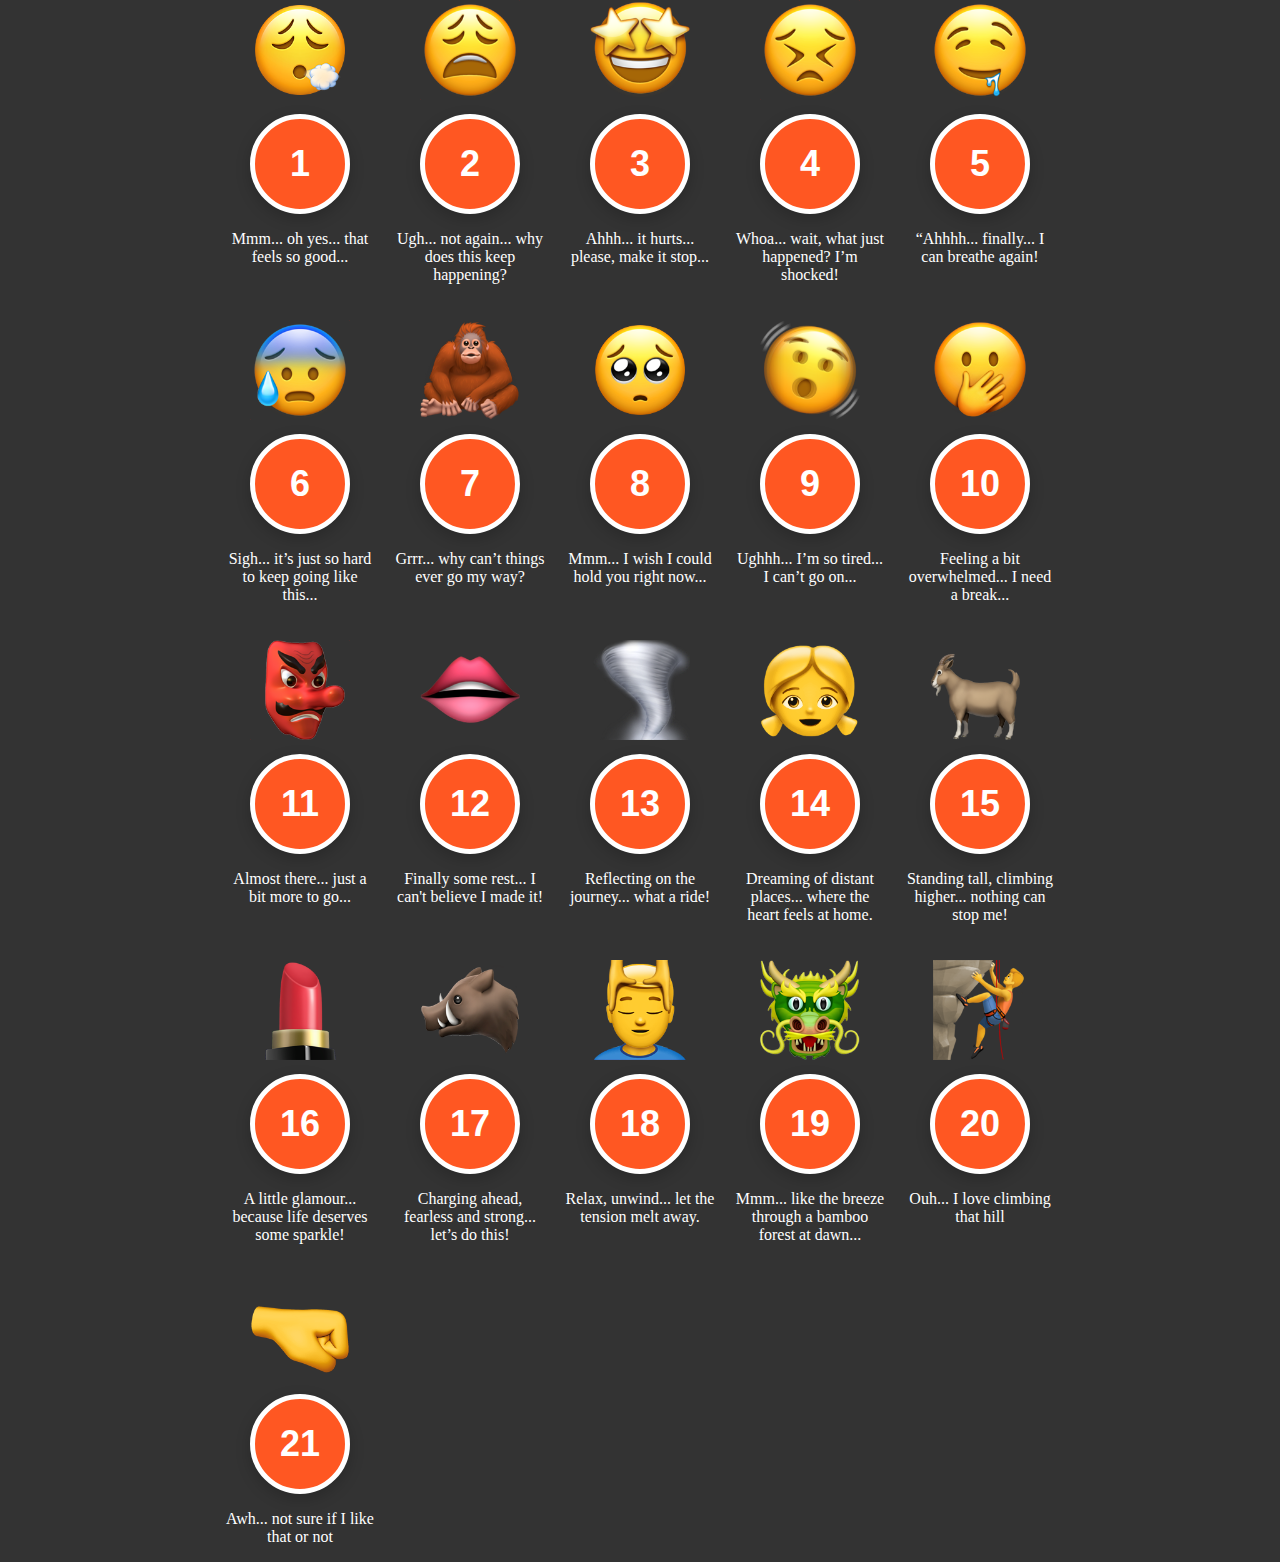
<file: index.html>
<!DOCTYPE html>
<html lang="en">
<head>
    <link rel="apple-touch-icon" sizes="180x180" href="favicon/apple-touch-icon.png">
    <link rel="icon" type="image/png" sizes="32x32" href="favicon/favicon-32x32.png">
    <link rel="icon" type="image/png" sizes="16x16" href="favicon/favicon-16x16.png">
    <link rel="icon" href="favicon/favicon.ico">
    <link rel="manifest" href="favicon/site.webmanifest">
    <meta charset="UTF-8">
    <meta name="viewport" content="width=device-width, initial-scale=1.0">
    <link rel="stylesheet" href="styles.css">
    <title>Nipple Board</title>
</head>
<body>
<div id="main-content">
    <div class="board">
        <div class="button-container">
            <img src="images/image1.png" alt="" class="button-image">
            <button class="nipple" data-value="1">1</button>
            <p>Mmm... oh yes... that feels so good...</p>
        </div>
        <div class="button-container">
            <img src="images/image2.png" alt="" class="button-image">
            <button class="nipple" data-value="2">2</button>
            <p>Ugh... not again... why does this keep happening?</p>
        </div>
        <div class="button-container">
            <img src="images/image3.png" alt="" class="button-image">
            <button class="nipple" data-value="3">3</button>
            <p>Ahhh... it hurts... please, make it stop...</p>
        </div>
        <div class="button-container">
            <img src="images/image4.png" alt="" class="button-image">
            <button class="nipple" data-value="4">4</button>
            <p>Whoa... wait, what just happened? I’m shocked!</p>
        </div>
        <div class="button-container">
            <img src="images/image5.png" alt="" class="button-image">
            <button class="nipple" data-value="5">5</button>
            <p>“Ahhhh... finally... I can breathe again!</p>
        </div>
        <div class="button-container">
            <img src="images/image6.png" alt="" class="button-image">
            <button class="nipple" data-value="6">6</button>
            <p>Sigh... it’s just so hard to keep going like this...</p>
        </div>
        <div class="button-container">
            <img src="images/image7.png" alt="" class="button-image">
            <button class="nipple" data-value="7">7</button>
            <p>Grrr... why can’t things ever go my way?</p>
        </div>
        <div class="button-container">
            <img src="images/image8.png" alt="" class="button-image">
            <button class="nipple" data-value="8">8</button>
            <p>Mmm... I wish I could hold you right now...</p>
        </div>
        <div class="button-container">
            <img src="images/image9.png" alt="" class="button-image">
            <button class="nipple" data-value="9">9</button>
            <p>Ughhh... I’m so tired... I can’t go on...</p>
        </div>
        <div class="button-container">
            <img src="images/image10.png" alt="" class="button-image">
            <button class="nipple" data-value="10">10</button>
            <p>Feeling a bit overwhelmed... I need a break...</p>
        </div>
        <div class="button-container">
            <img src="images/image11.png" alt="" class="button-image">
            <button class="nipple" data-value="11">11</button>
            <p>Almost there... just a bit more to go...</p>
        </div>
        <div class="button-container">
            <img src="images/image12.png" alt="" class="button-image">
            <button class="nipple" data-value="12">12</button>
            <p>Finally some rest... I can't believe I made it!</p>
        </div>
        <div class="button-container">
            <img src="images/image13.png" alt="" class="button-image">
            <button class="nipple" data-value="13">13</button>
            <p>Reflecting on the journey... what a ride!</p>
        </div>
        <div class="button-container">
            <img src="images/girl.png" alt="" class="button-image">
            <button class="nipple" data-value="14">14</button>
            <p>Dreaming of distant places... where the heart feels at home.</p>
        </div>
        <div class="button-container">
            <img src="images/goat.png" alt="" class="button-image">
            <button class="nipple" data-value="15">15</button>
            <p>Standing tall, climbing higher... nothing can stop me!</p>
        </div>
        <div class="button-container">
            <img src="images/lipstick.png" alt="" class="button-image">
            <button class="nipple" data-value="16">16</button>
            <p>A little glamour... because life deserves some sparkle!</p>
        </div>
        <div class="button-container">
            <img src="images/boar.png" alt="" class="button-image">
            <button class="nipple" data-value="17">17</button>
            <p>Charging ahead, fearless and strong... let’s do this!</p>
        </div>
        <div class="button-container">
            <img src="images/massage.png" alt="" class="button-image">
            <button class="nipple" data-value="18">18</button>
            <p>Relax, unwind... let the tension melt away.</p>
        </div>
        <div class="button-container">
            <img src="images/dragon_face.png" alt="" class="button-image">
            <button class="nipple" data-value="19">19</button>
            <p>Mmm... like the breeze through a bamboo forest at dawn...</p>
        </div>
        <div class="button-container">
            <img src="images/man_climbing.png" alt="" class="button-image">
            <button class="nipple" data-value="20">20</button>
            <p>Ouh... I love climbing that hill</p>
        </div>
        <div class="button-container">
            <img src="images/right-facing_fist.png" alt="" class="button-image">
            <button class="nipple" data-value="21">21</button>
            <p>Awh... not sure if I like that or not</p>
        </div>
    </div>
</div>
<script src="script.js"></script>
</body>
</html>
</file>
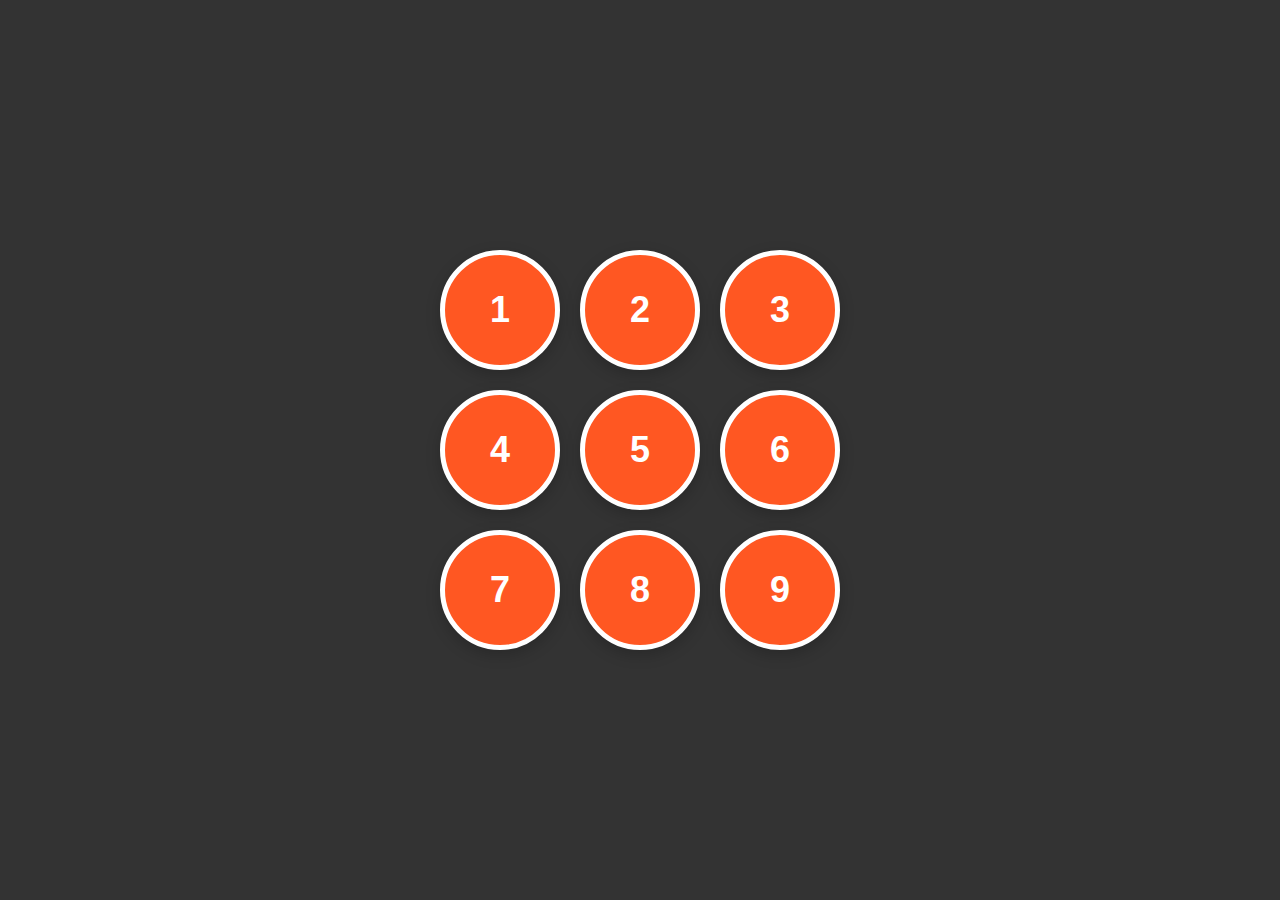
<file: src/index.html>
<!DOCTYPE html>
<html lang="en">
<head>
    <meta charset="UTF-8">
    <meta name="viewport" content="width=device-width, initial-scale=1.0">
    <link rel="stylesheet" href="styles.css">
    <title>Nipple Board</title>
    <script>
        // Basic authentication
        function basicAuth() {
            const username = "michael"; // Change this
            const password = "roth"; // Change this

            let userInput = prompt("Enter username:");
            let passInput = prompt("Enter password:");

            if (userInput === username && passInput === password) {
                document.getElementById('main-content').style.display = 'block';
            } else {
                alert("Incorrect credentials. Please reload the page and try again.");
                window.location.reload();
            }
        }

        window.onload = basicAuth;
    </script>
</head>
<body>
<div class="board">
    <button class="nipple" data-value="1">1</button>
    <button class="nipple" data-value="2">2</button>
    <button class="nipple" data-value="3">3</button>
    <button class="nipple" data-value="4">4</button>
    <button class="nipple" data-value="5">5</button>
    <button class="nipple" data-value="6">6</button>
    <button class="nipple" data-value="7">7</button>
    <button class="nipple" data-value="8">8</button>
    <button class="nipple" data-value="9">9</button>
</div>
<script src="script.js"></script>
</body>
</html>
</file>
<file: styles.css>
body {
    background-color: #333;
    margin: 0;
}

#main-content {
    min-height: 100vh;
    display: flex;
    justify-content: center;
    align-items: center;
}
.board {
    display: grid;
    grid-template-columns: repeat(5, 150px); /* Three columns */
    grid-gap: 20px;
}

.button-container {
    text-align: center; /* Center align text and button */
}

.button-image {
    width: 100px; /* Adjust as necessary */
    height: auto; /* Maintain aspect ratio */
    margin-bottom: 10px; /* Space between image and button */
}

.nipple {
    width: 100px;
    height: 100px;
    background-color: #ff5722;
    border: 5px solid #fff;
    border-radius: 50%;
    font-size: 36px;
    font-weight: bold;
    color: white;
    text-align: center; /* Ensures text is horizontally centered */
    cursor: pointer;
    transition: transform 0.2s, box-shadow 0.2s;
    box-shadow: 0 5px 15px rgba(0, 0, 0, 0.2);
}

.nipple:hover {
    background-color: #ff3d00;
    transform: scale(1.05);
    box-shadow: 0 8px 20px rgba(0, 0, 0, 0.3);
}

.nipple:active {
    background-color: #d84315;
    transform: scale(0.95);
    box-shadow: none;
}

p {
    color: white;
    font-size: 16px; /* Adjust size as necessary */
}

/* To ensure two rows of three buttons */
@media screen and (max-width: 600px) {
    .board {
        grid-template-columns: repeat(2, 150px); /* Two columns for smaller screens */
    }
}
</file>
<file: src/styles.css>
body {
    display: flex;
    justify-content: center;
    align-items: center;
    height: 100vh;
    background-color: #333;
    margin: 0;
}

.board {
    display: grid;
    grid-template-columns: repeat(3, 120px);
    grid-gap: 20px;
}

.nipple {
    width: 120px;
    height: 120px;
    background-color: #ff5722;
    border: 5px solid #fff;
    border-radius: 50%;
    font-size: 36px;
    font-weight: bold;
    color: white;
    cursor: pointer;
    transition: transform 0.2s, box-shadow 0.2s;
    box-shadow: 0 5px 15px rgba(0, 0, 0, 0.2);
}

.nipple:hover {
    background-color: #ff3d00;
    transform: scale(1.05);
    box-shadow: 0 8px 20px rgba(0, 0, 0, 0.3);
}

.nipple:active {
    background-color: #d84315;
    transform: scale(0.95);
    box-shadow: none;
}
</file>
